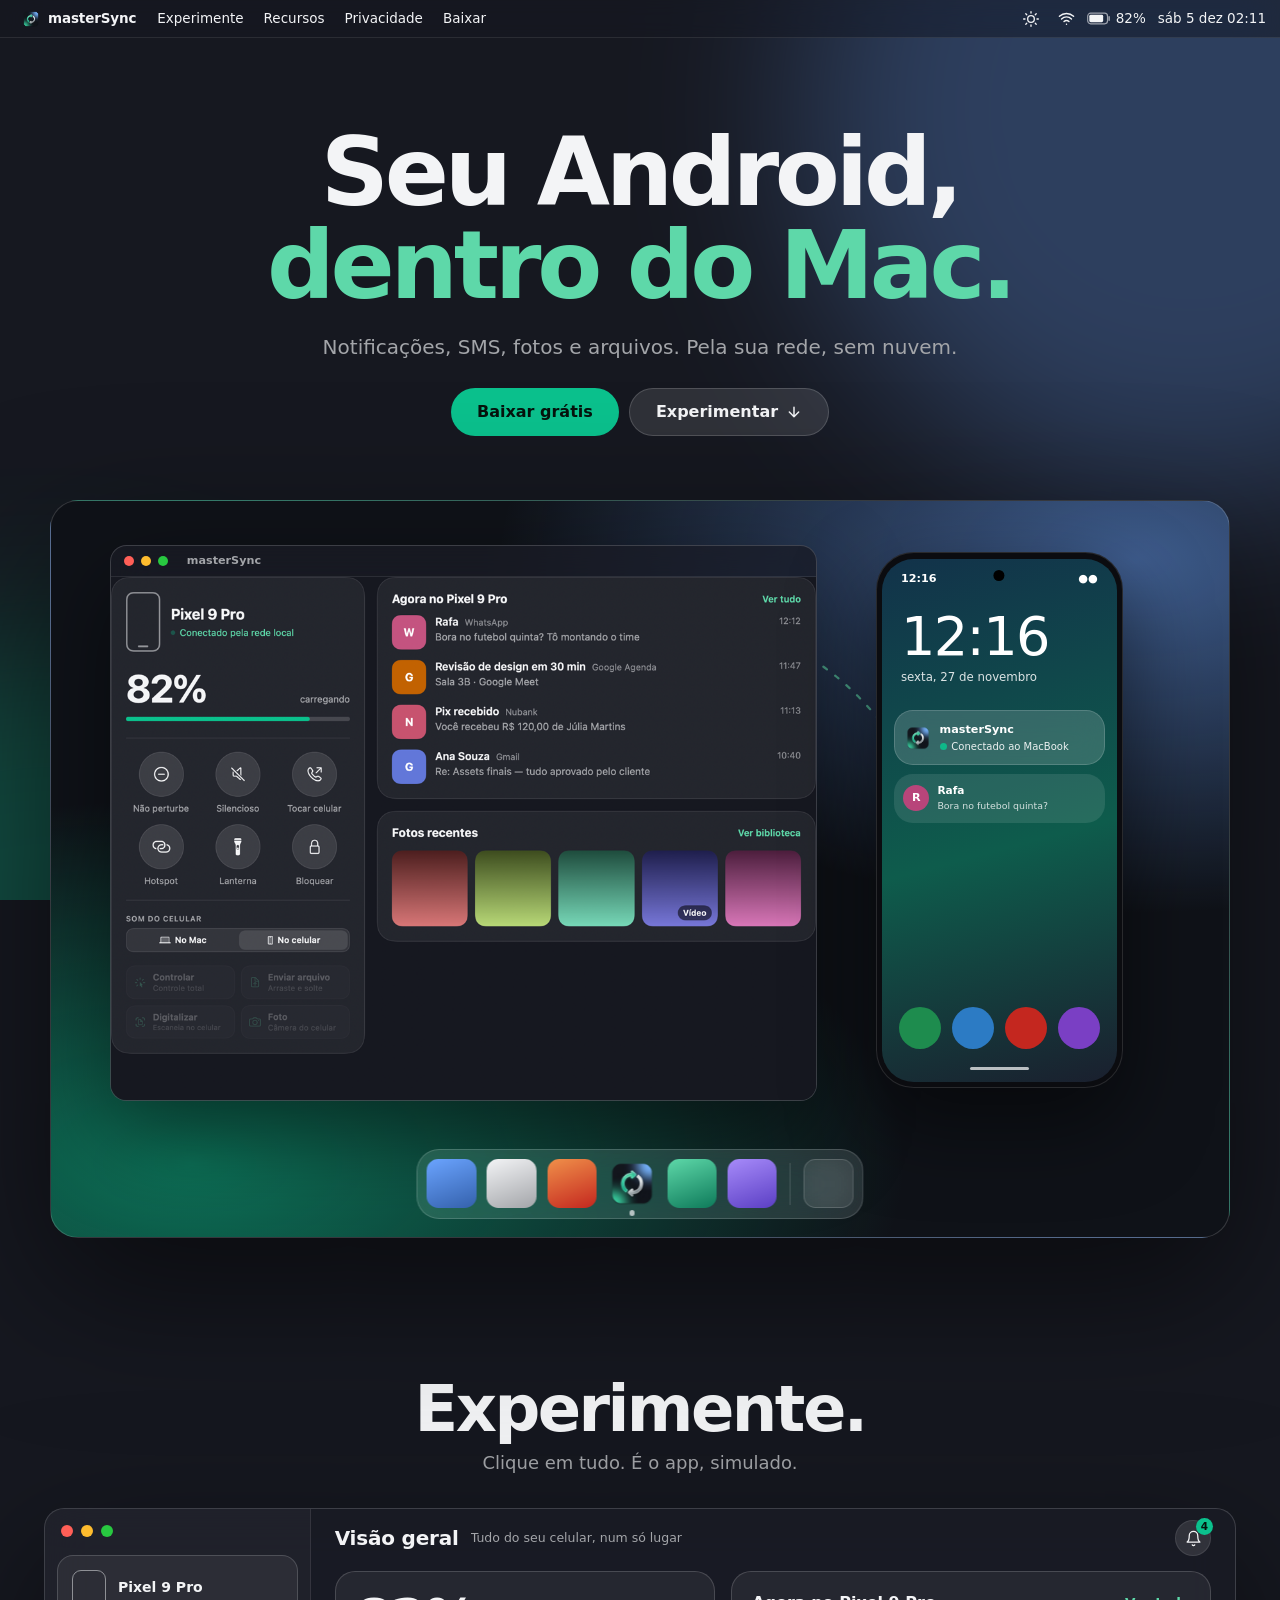
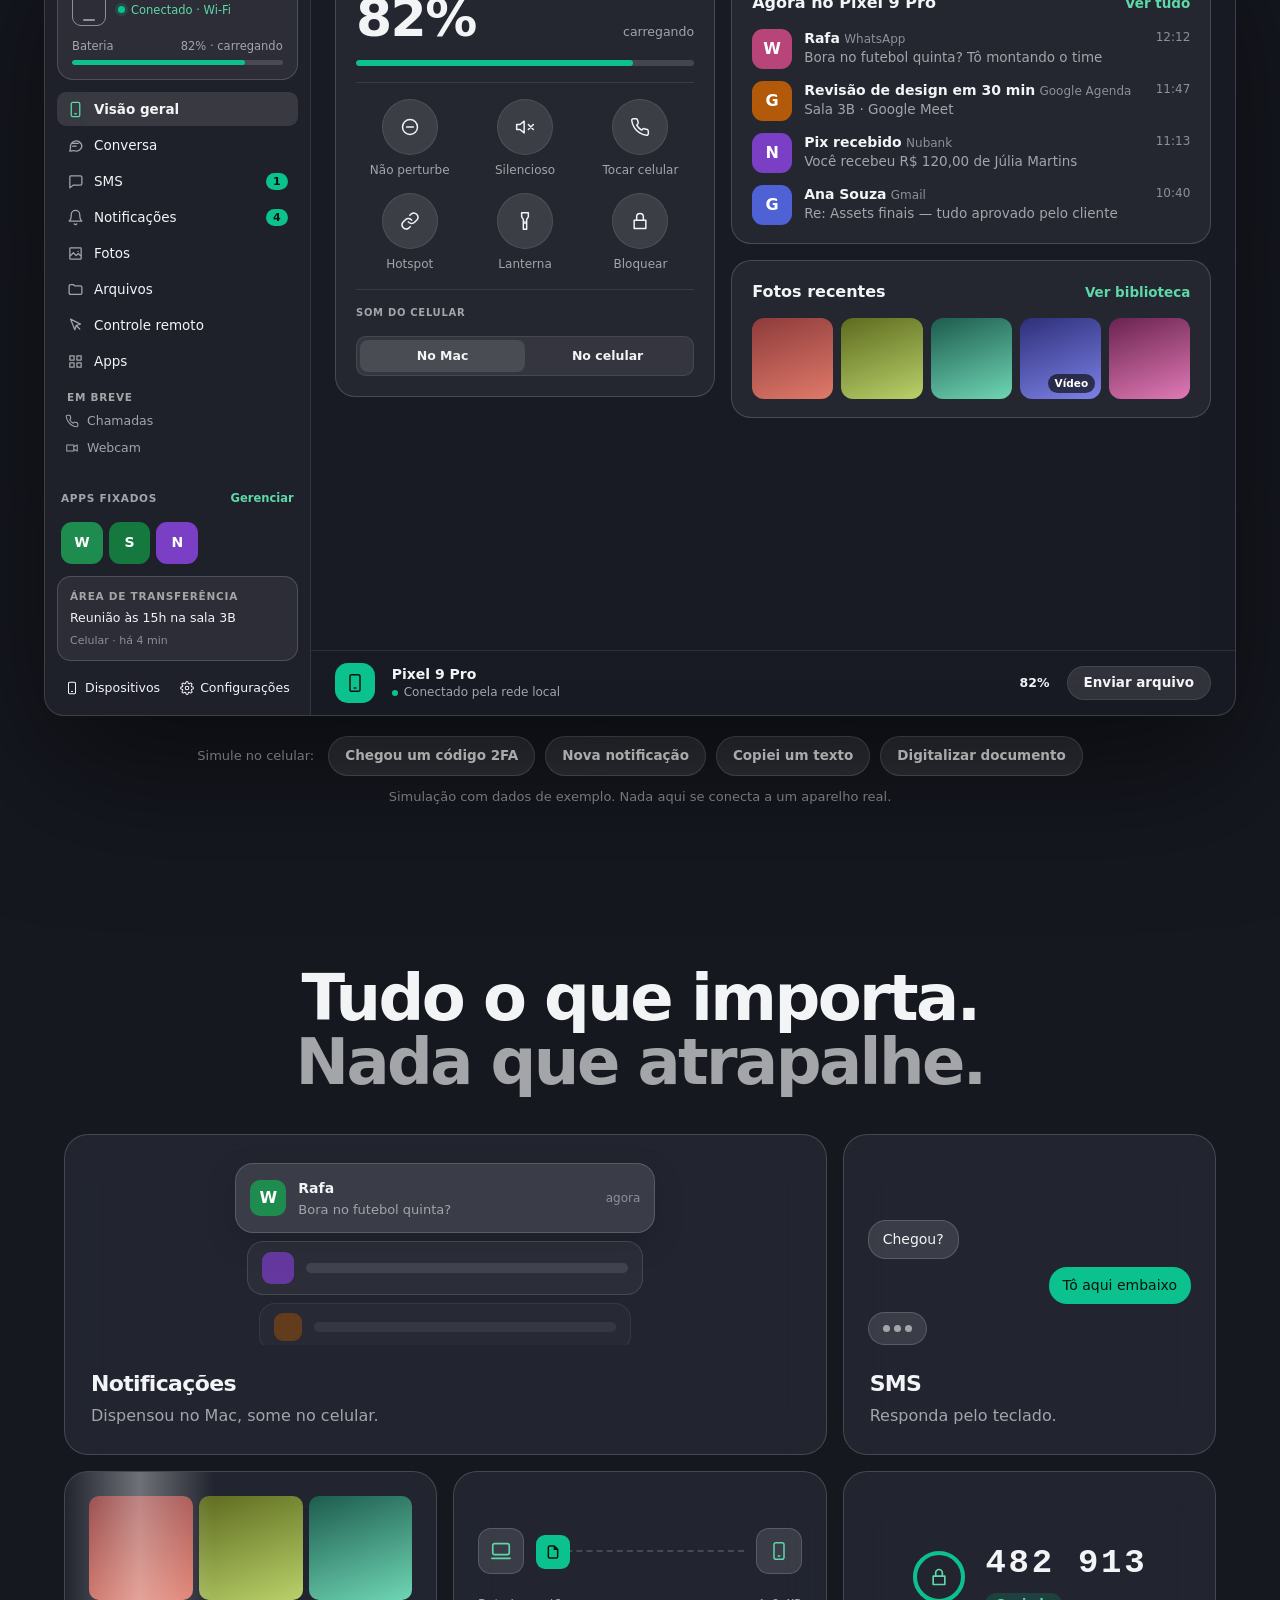
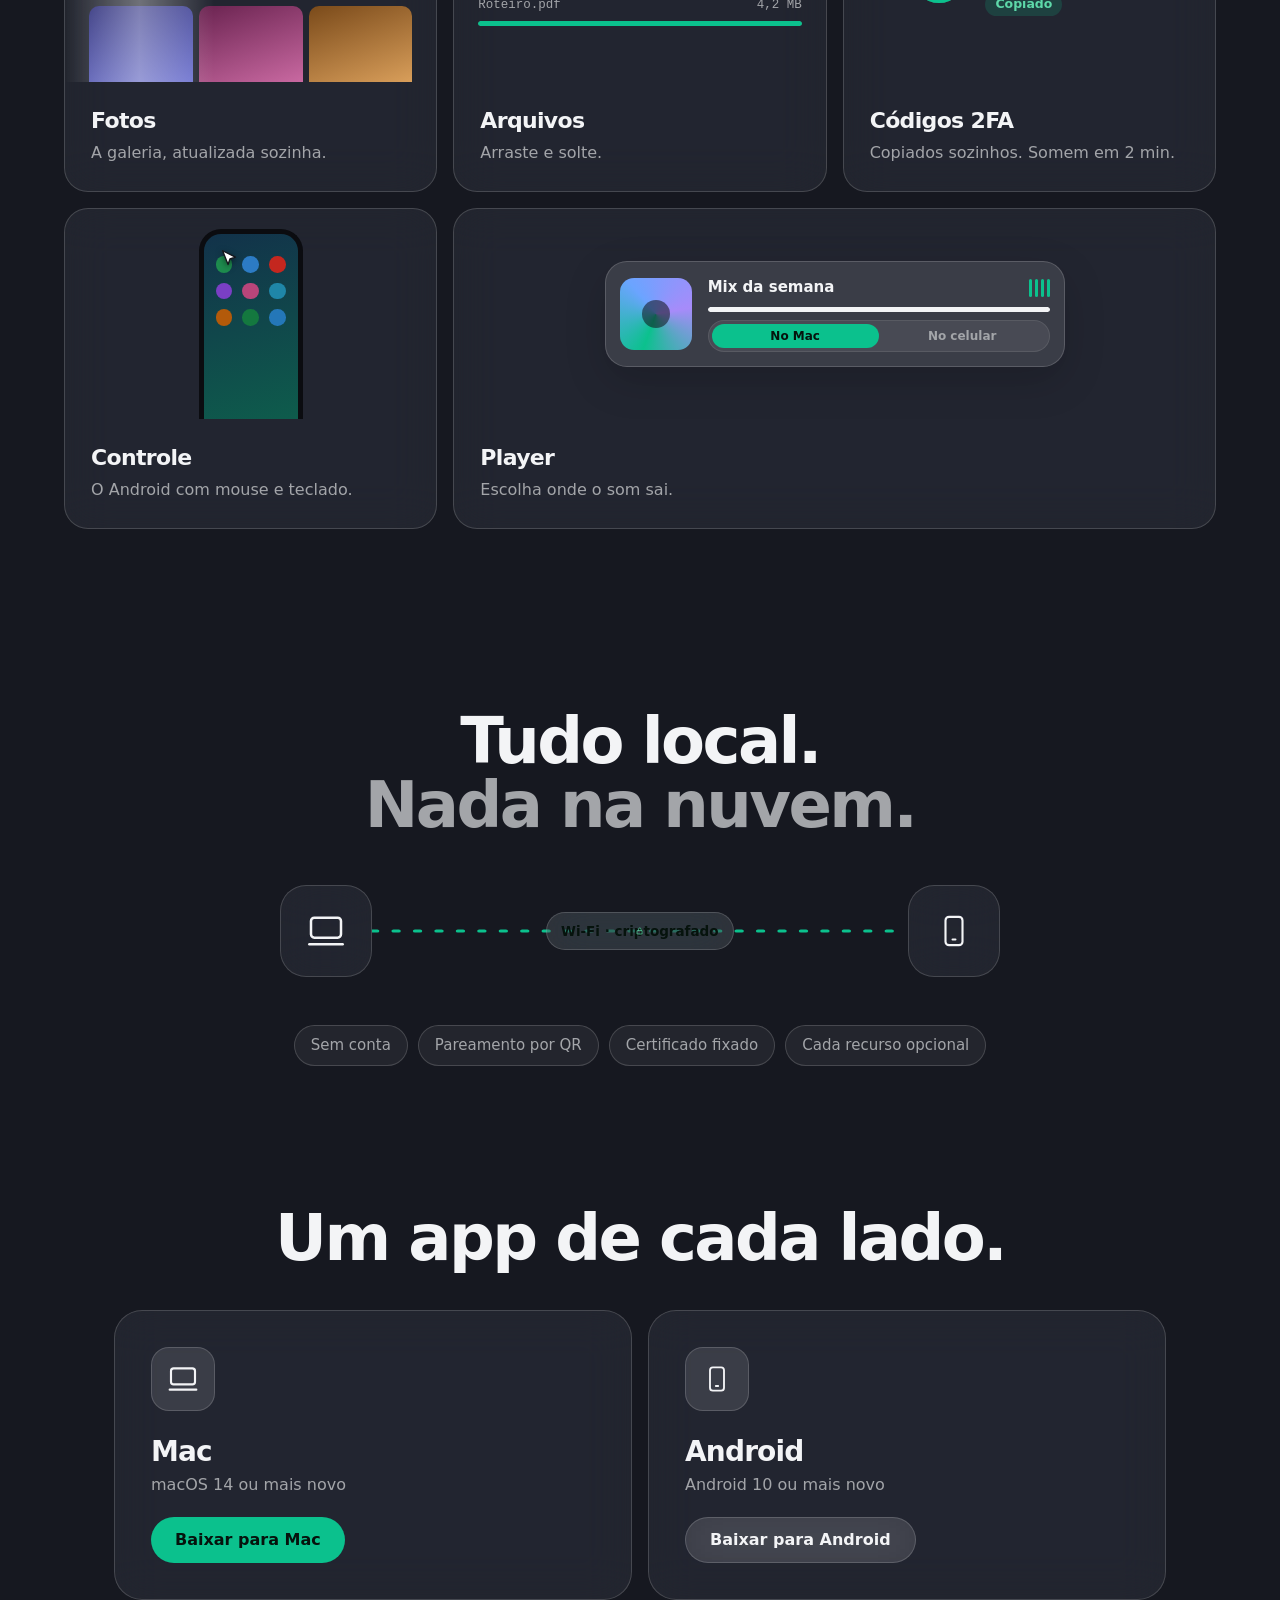
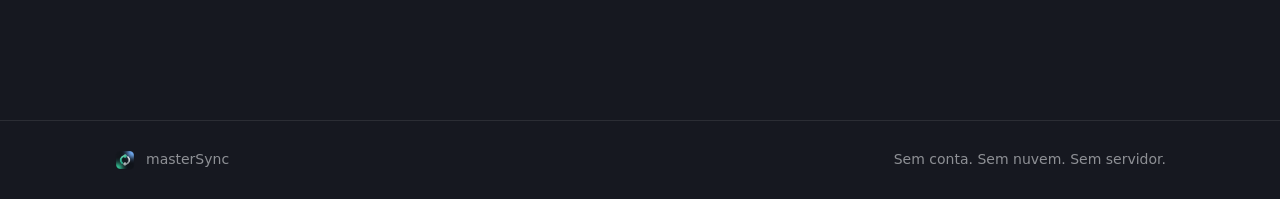
<file: site/index.html>
<!doctype html>
<html lang="pt-BR" data-theme="dark">
<head>
<meta charset="utf-8">
<meta name="viewport" content="width=device-width, initial-scale=1">
<title>masterSync — Seu Android, dentro do Mac</title>
<meta name="description" content="Notificações, SMS, fotos, arquivos e controle do celular Android direto no Mac. Pela sua rede, sem nuvem.">
<meta name="color-scheme" content="dark light">
<link rel="icon" href="assets/logo.png">
<script>
  // Aplica o tema salvo antes da primeira pintura, para não piscar.
  try { var t = localStorage.getItem('mastersync-theme'); if (t === 'light' || t === 'dark') document.documentElement.dataset.theme = t; } catch (e) {}
</script>
<link rel="stylesheet" href="css/style.css">
</head>
<body>
<div class="ambient" aria-hidden="true"><i class="blob a"></i><i class="blob b"></i><i class="blob c"></i><i class="blob d"></i></div>

<div class="page">
  <!-- Barra de menus do macOS -->
  <header class="menubar">
    <a class="brand" href="#topo" aria-label="masterSync, início"><img src="assets/logo.png" alt="">masterSync</a>
    <nav aria-label="Seções">
      <a href="#experimente">Experimente</a>
      <a href="#recursos">Recursos</a>
      <a class="hide-sm" href="#privacidade">Privacidade</a>
      <a href="#baixar">Baixar</a>
    </nav>
    <div class="spacer"></div>
    <div class="status">
      <button class="theme-btn" id="themeBtn" type="button" aria-label="Mudar tema" title="Mudar tema">
        <svg width="16" height="16" viewBox="0 0 24 24" fill="none" stroke="currentColor" stroke-width="2" stroke-linecap="round" stroke-linejoin="round" aria-hidden="true"><path id="themeIcon" d=""></path></svg>
      </button>
      <svg class="hide-sm" width="17" height="17" viewBox="0 0 24 24" fill="none" stroke="currentColor" stroke-width="2" stroke-linecap="round" role="img" aria-label="Wi‑Fi conectado"><path d="M2 8.8a15 15 0 0 1 20 0M5 12.6a10 10 0 0 1 14 0M8.5 16.4a5 5 0 0 1 7 0M12 20h.01"/></svg>
      <span class="hide-sm num"><svg width="24" height="13" viewBox="0 0 26 13" fill="none" aria-hidden="true"><rect x=".75" y=".75" width="21.5" height="11.5" rx="3.2" stroke="currentColor" stroke-width="1.3" opacity=".6"/><rect x="2.5" y="2.5" width="15" height="8" rx="1.6" fill="currentColor"/><path d="M24 4.5v4" stroke="currentColor" stroke-width="1.6" stroke-linecap="round" opacity=".6"/></svg>82%</span>
      <span class="num" id="clock">sex 27 nov 12:16</span>
    </div>
  </header>

  <main>
    <!-- Hero -->
    <section class="hero" id="topo">
      <h1>Seu Android,<br><em>dentro do Mac.</em></h1>
      <p class="sub">Notificações, SMS, fotos e arquivos. Pela sua rede, sem nuvem.</p>
      <div class="cta-row">
        <a class="btn primary" href="#baixar">Baixar grátis</a>
        <a class="btn ghost" href="#experimente">Experimentar
          <svg width="16" height="16" viewBox="0 0 24 24" fill="none" stroke="currentColor" stroke-width="2.2" stroke-linecap="round" stroke-linejoin="round" aria-hidden="true"><path d="M12 5v14M5 12l7 7 7-7"/></svg></a>
      </div>

      <div class="scene" role="img" aria-label="Um Mac com a janela do masterSync aberta e um celular Android ao lado; notificações saem do celular e chegam ao Mac">
        <svg class="arc" aria-hidden="true" viewBox="0 0 1600 1000" preserveAspectRatio="none"><path d="M1150 330 C 1000 120, 820 140, 640 300" fill="none" stroke="#5ed8a9" stroke-width="3" stroke-dasharray="6 14" stroke-linecap="round" opacity=".7" style="animation: dash 3s linear infinite"/></svg>

        <div class="macwin">
          <div class="titlebar"><i style="background:#ff5f57"></i><i style="background:#febc2e"></i><i style="background:#28c840"></i><span>masterSync</span></div>
          <img id="heroShot" src="assets/visao-geral-escuro.png" alt="">
        </div>

        <div class="phone">
          <div class="body"><div class="screen">
            <i class="cam"></i>
            <div class="status num"><span>12:16</span><span>●●</span></div>
            <div class="clock num"><b>12:16</b><small>sexta, 27 de novembro</small></div>
            <div class="card"><img src="assets/logo.png" alt=""><div><strong>masterSync</strong><small><i></i>Conectado ao MacBook</small></div></div>
            <div class="msg"><span class="av">R</span><div style="min-width:0"><strong>Rafa</strong><small>Bora no futebol quinta?</small></div></div>
            <div class="grow"></div>
            <div class="apps"><i style="background:#1e8c4e"></i><i style="background:#2c7bc4"></i><i style="background:#c4271f"></i><i style="background:#7a3fc4"></i></div>
            <span class="bar"></span>
          </div></div>
        </div>

        <div class="flyer" aria-hidden="true" style="animation-delay:.8s"><div class="pill"><span class="dot" style="background:#1e8c4e">W</span>Rafa: Bora no futebol?</div></div>
        <div class="flyer" aria-hidden="true" style="animation-delay:2.8s"><div class="pill"><span class="dot" style="background:var(--fill);color:var(--accent-ink)"><svg viewBox="0 0 24 24" width="12" height="12" fill="none" stroke="currentColor" stroke-width="2.4" stroke-linecap="round" stroke-linejoin="round"><path d="M5 11h14v10H5zM8 11V7a4 4 0 0 1 8 0v4"/></svg></span><span class="mono" style="letter-spacing:.08em">482 913</span></div></div>
        <div class="flyer" aria-hidden="true" style="animation-delay:4.8s"><div class="pill"><span class="dot" style="background:linear-gradient(160deg,#8e3b3b,#e07a6a);border-radius:.5cqw"></span><span class="mono">IMG_2104.jpg</span></div></div>

        <div class="dock" aria-hidden="true">
          <i style="background:linear-gradient(160deg,#6ba4ff,#3461ac)"></i>
          <i style="background:linear-gradient(160deg,#f3f4f6,#a3a5a9)"></i>
          <i style="background:linear-gradient(160deg,#f0904a,#c4271f)"></i>
          <span class="self"><img src="assets/logo.png" alt=""></span>
          <i style="background:linear-gradient(160deg,#5ed8a9,#0e7a5a)"></i>
          <i style="background:linear-gradient(160deg,#a78bfa,#5b3fc4)"></i>
          <hr>
          <i class="glass" style="box-sizing:border-box"></i>
        </div>
      </div>
    </section>

    <!-- Simulador -->
    <section id="experimente">
      <div class="reveal" style="display:flex;flex-direction:column;align-items:center;text-align:center;gap:8px">
        <h2 class="section-title">Experimente.</h2>
        <p class="section-sub">Clique em tudo. É o app, simulado.</p>
      </div>
      <div class="reveal"><div class="sim" id="sim" aria-label="Simulação do app masterSync para Mac"></div></div>
    </section>

    <!-- Blocos -->
    <section id="recursos">
      <h2 class="section-title reveal">Tudo o que importa.<br><span>Nada que atrapalhe.</span></h2>
      <div class="bento">

        <div class="tile glass reveal span2">
          <div class="art" aria-hidden="true" style="padding:28px 28px 0;display:flex;flex-direction:column;gap:8px;align-items:center">
            <div class="mini-notif"><span class="ic">W</span><span class="t"><strong style="font-size:14px">Rafa</strong><small>Bora no futebol quinta?</small></span><small style="font-size:12px;color:var(--faint)">agora</small></div>
            <div class="ghost-notif" style="width:94%;max-width:396px;opacity:.75"><i style="width:32px;height:32px;background:#7a3fc4"></i><b></b></div>
            <div class="ghost-notif" style="width:88%;max-width:372px;opacity:.45;padding:9px 14px"><i style="width:28px;height:28px;background:#b35a0a"></i><b></b></div>
          </div>
          <div class="tcap"><h3>Notificações</h3><p>Dispensou no Mac, some no celular.</p></div>
        </div>

        <div class="tile glass reveal">
          <div class="art" aria-hidden="true" style="padding:28px 24px 0;display:flex;flex-direction:column;gap:8px;justify-content:flex-end">
            <span class="bubble in">Chegou?</span><span class="bubble out">Tô aqui embaixo</span><span class="typing"><i></i><i></i><i></i></span>
          </div>
          <div class="tcap"><h3>SMS</h3><p>Responda pelo teclado.</p></div>
        </div>

        <div class="tile glass reveal">
          <div class="art" aria-hidden="true">
            <div class="thumbs"><i style="background:linear-gradient(160deg,#8e3b3b,#e07a6a)"></i><i style="background:linear-gradient(160deg,#5e6b1f,#b9d16a)"></i><i style="background:linear-gradient(160deg,#1d5c4e,#6fd6b4)"></i><i style="background:linear-gradient(160deg,#2e2f7a,#7c82e6)"></i><i style="background:linear-gradient(160deg,#6a2350,#e07ab5)"></i><i style="background:linear-gradient(160deg,#7a4a1a,#f0b36a)"></i></div>
            <span class="shine"></span>
          </div>
          <div class="tcap"><h3>Fotos</h3><p>A galeria, atualizada sozinha.</p></div>
        </div>

        <div class="tile glass reveal">
          <div class="art" aria-hidden="true"><div class="transfer">
            <div class="row">
              <span class="dev"><svg width="22" height="22" viewBox="0 0 24 24" fill="none" stroke="currentColor" stroke-width="1.8" stroke-linecap="round" stroke-linejoin="round"><rect x="3" y="4" width="18" height="12" rx="2"/><path d="M2 20h20"/></svg></span>
              <span class="lane"><span class="file"><svg width="16" height="16" viewBox="0 0 24 24" fill="none" stroke="currentColor" stroke-width="2.2" stroke-linecap="round" stroke-linejoin="round"><path d="M14 3H7a2 2 0 0 0-2 2v14a2 2 0 0 0 2 2h10a2 2 0 0 0 2-2V8zM14 3v5h5"/></svg></span></span>
              <span class="dev"><svg width="20" height="20" viewBox="0 0 24 24" fill="none" stroke="currentColor" stroke-width="1.8" stroke-linecap="round" stroke-linejoin="round"><rect x="6" y="2" width="12" height="20" rx="2.5"/><path d="M11 18h2"/></svg></span>
            </div>
            <div><div class="meta"><span>Roteiro.pdf</span><span>4,2 MB</span></div><span class="bar" style="margin-top:6px"><i></i></span></div>
          </div></div>
          <div class="tcap"><h3>Arquivos</h3><p>Arraste e solte.</p></div>
        </div>

        <div class="tile glass reveal">
          <div class="art" aria-hidden="true"><div class="otp-art">
            <span class="otp-ring"><svg width="56" height="56" viewBox="0 0 56 56"><circle cx="28" cy="28" r="24" fill="none" stroke="var(--track)" stroke-width="4"/><circle class="v" cx="28" cy="28" r="24" fill="none" stroke="#0bc18d" stroke-width="4" stroke-linecap="round"/></svg>
              <svg class="lock" width="20" height="20" viewBox="0 0 24 24" fill="none" stroke="var(--accent)" stroke-width="2" stroke-linecap="round" stroke-linejoin="round" style="position:absolute"><path d="M5 11h14v10H5zM8 11V7a4 4 0 0 1 8 0v4"/></svg></span>
            <span style="display:flex;flex-direction:column;gap:4px"><span class="otp-code num">482 913</span><span class="chip-ok" style="align-self:flex-start">Copiado</span></span>
          </div></div>
          <div class="tcap"><h3>Códigos 2FA</h3><p>Copiados sozinhos. Somem em 2 min.</p></div>
        </div>

        <div class="tile glass reveal">
          <div class="art" aria-hidden="true"><div class="ctl-art"><div class="mini-phone">
            <div class="grid"><i style="background:#1e8c4e"></i><i style="background:#2c7bc4"></i><i style="background:#c4271f"></i><i style="background:#7a3fc4"></i><i style="background:#b8457a"></i><i style="background:#1f86a8"></i><i style="background:#b35a0a"></i><i style="background:#14783f"></i><i style="background:#2477b8"></i></div>
            <svg class="cur" width="22" height="22" viewBox="0 0 24 24"><path d="M5 3l14 7-6 2-2 6z" fill="#fff" stroke="#14161b" stroke-width="1.5" stroke-linejoin="round"/></svg>
          </div></div></div>
          <div class="tcap"><h3>Controle</h3><p>O Android com mouse e teclado.</p></div>
        </div>

        <div class="tile glass reveal span2">
          <div class="art" aria-hidden="true"><div class="player-art"><div class="player">
            <span class="cover"></span>
            <span class="info">
              <span class="top"><strong style="font-size:15px">Mix da semana</strong><span class="eq"><i></i><i></i><i></i><i></i></span></span>
              <span class="bar"><i></i></span>
              <span class="seg"><span class="on">No Mac</span><span>No celular</span></span>
            </span>
          </div></div></div>
          <div class="tcap"><h3>Player</h3><p>Escolha onde o som sai.</p></div>
        </div>
      </div>
    </section>

    <!-- Privacidade -->
    <section id="privacidade">
      <h2 class="section-title reveal">Tudo local.<br><span>Nada na nuvem.</span></h2>
      <div class="link-art reveal" aria-hidden="true">
        <span class="node glass"><svg width="40" height="40" viewBox="0 0 24 24" fill="none" stroke="currentColor" stroke-width="1.5" stroke-linecap="round" stroke-linejoin="round"><rect x="3" y="4" width="18" height="12" rx="2"/><path d="M2 20h20"/></svg></span>
        <span class="mid">
          <svg viewBox="0 0 400 8" preserveAspectRatio="none"><path d="M0 4H400" stroke="#0bc18d" stroke-width="3" stroke-dasharray="4 12" stroke-linecap="round" fill="none"/></svg>
          <span class="badge"><svg width="15" height="15" viewBox="0 0 24 24" fill="none" stroke="var(--accent)" stroke-width="2.2" stroke-linecap="round" stroke-linejoin="round"><path d="M5 11h14v10H5zM8 11V7a4 4 0 0 1 8 0v4"/></svg>Wi‑Fi · criptografado</span>
        </span>
        <span class="node glass"><svg width="34" height="34" viewBox="0 0 24 24" fill="none" stroke="currentColor" stroke-width="1.5" stroke-linecap="round" stroke-linejoin="round"><rect x="6" y="2" width="12" height="20" rx="2.5"/><path d="M11 18h2"/></svg></span>
      </div>
      <div class="pills reveal"><span>Sem conta</span><span>Pareamento por QR</span><span>Certificado fixado</span><span>Cada recurso opcional</span></div>
    </section>

    <!-- Download -->
    <section id="baixar">
      <h2 class="section-title reveal">Um app de cada lado.</h2>
      <div class="dl-grid">
        <div class="dl-card glass reveal">
          <span class="ico"><svg width="32" height="32" viewBox="0 0 24 24" fill="none" stroke="currentColor" stroke-width="1.6" stroke-linecap="round" stroke-linejoin="round" aria-hidden="true"><rect x="3" y="4" width="18" height="12" rx="2"/><path d="M2 20h20"/></svg></span>
          <div><h3>Mac</h3><p>macOS 14 ou mais novo</p></div>
          <a class="btn primary" href="https://github.com/masterCorehub/masterSync/releases/latest/download/MasterSync-macOS.dmg" data-download="mac" rel="noopener">Baixar para Mac</a>
        </div>
        <div class="dl-card glass reveal">
          <span class="ico"><svg width="28" height="28" viewBox="0 0 24 24" fill="none" stroke="currentColor" stroke-width="1.6" stroke-linecap="round" stroke-linejoin="round" aria-hidden="true"><rect x="6" y="2" width="12" height="20" rx="2.5"/><path d="M11 18h2"/></svg></span>
          <div><h3>Android</h3><p>Android 10 ou mais novo</p></div>
          <a class="btn ghost" href="https://github.com/masterCorehub/masterSync/releases/latest/download/MasterSync-Android-Completo-debug.apk" data-download="android" rel="noopener">Baixar para Android</a>
        </div>
      </div>
    </section>
  </main>

  <footer class="foot"><div><span class="l"><img src="assets/logo.png" alt="">masterSync</span><span>Sem conta. Sem nuvem. Sem servidor.</span></div></footer>
</div>

<script src="js/main.js"></script>
<script src="js/demo.js"></script>
</body>
</html>
</file>
<file: site/css/style.css>
/* masterSync — landing page. Paleta e vidro conforme docs/DESIGN.md do projeto. */
:root {
  --bg: #161820; --ink: #f3f4f6; --muted: #a3a5a9; --faint: #8e9095;
  --panel: rgba(255,255,255,.06); --panel-2: rgba(255,255,255,.11);
  --edge: rgba(255,255,255,.16); --line: rgba(255,255,255,.09);
  --fill: #0bc18d; --accent-ink: #06130d; --accent: #5ed8a9; --accent-surface: rgba(11,193,141,.18);
  --secondary: #6ba4ff; --lightbox: #101216;
  --track: rgba(255,255,255,.14); --input: rgba(255,255,255,.07);
  --menubar: rgba(22,24,32,.55); --win: rgba(26,28,36,.78); --chip: rgba(40,43,52,.82); --dock: rgba(255,255,255,.12);
  --popup: rgba(40,43,52,.88); --side: rgba(255,255,255,.03);
  --wallpaper: radial-gradient(110% 90% at 12% 90%, rgba(11,193,141,.55), transparent 55%), radial-gradient(90% 80% at 92% 8%, rgba(107,164,255,.5), transparent 60%), #0f1218;
  --shadow-scene: 0 50px 140px rgba(0,0,0,.55);
  --blob-a: .30; --blob-b: .28; --blob-c: .16;
  --glass: blur(22px) saturate(150%);
  --font: -apple-system, BlinkMacSystemFont, "SF Pro Display", "Inter", system-ui, sans-serif;
  --mono: ui-monospace, "SF Mono", Menlo, monospace;
}
:root[data-theme="light"] {
  --bg: #f4f6f9; --ink: #14161b; --muted: #696b6f; --faint: #6e7075;
  --panel: rgba(255,255,255,.65); --panel-2: rgba(255,255,255,.88);
  --edge: rgba(255,255,255,.85); --line: rgba(20,24,32,.09);
  --accent: #007950; --accent-surface: rgba(11,193,141,.16); --secondary: #3461ac;
  --track: rgba(20,24,32,.12); --input: rgba(255,255,255,.8);
  --menubar: rgba(244,246,249,.6); --win: rgba(250,251,253,.72); --chip: rgba(255,255,255,.9); --dock: rgba(255,255,255,.45);
  --popup: rgba(255,255,255,.9); --side: rgba(255,255,255,.35);
  --wallpaper: radial-gradient(110% 90% at 12% 90%, rgba(11,193,141,.45), transparent 55%), radial-gradient(90% 80% at 92% 8%, rgba(52,97,172,.38), transparent 60%), #e4eaf1;
  --shadow-scene: 0 50px 140px rgba(40,60,90,.25);
  --blob-a: .24; --blob-b: .2; --blob-c: .12;
}

*, *::before, *::after { box-sizing: border-box; }
html { scroll-behavior: smooth; scroll-padding-top: 56px; }
body { margin: 0; background: var(--bg); color: var(--ink); font: 16px/1.5 var(--font); transition: background .3s, color .3s; overflow-x: hidden; }
img { display: block; max-width: 100%; }
a { color: var(--accent); }
button { font: inherit; color: inherit; }
h1, h2, h3, p { margin: 0; }
.sr { position: absolute; width: 1px; height: 1px; overflow: hidden; clip: rect(0 0 0 0); }
.mono { font-family: var(--mono); }
.num { font-variant-numeric: tabular-nums; }
.glass { background: var(--panel); border: 1px solid var(--edge); backdrop-filter: var(--glass); -webkit-backdrop-filter: var(--glass); }

/* ---------- ambiente ---------- */
.ambient { position: absolute; inset: 0; overflow: hidden; pointer-events: none; z-index: 0; }
.blob { position: absolute; border-radius: 50%; filter: blur(90px); }
.blob.a { top: 640px; left: -360px; width: 820px; height: 820px; background: var(--fill); opacity: var(--blob-a); animation: drift1 22s ease-in-out infinite; }
.blob.b { top: -280px; right: -300px; width: 780px; height: 780px; background: var(--secondary); opacity: var(--blob-b); animation: drift2 26s ease-in-out infinite; }
.blob.c { top: 2500px; right: -380px; width: 720px; height: 720px; background: var(--fill); opacity: var(--blob-c); animation: drift2 30s ease-in-out infinite; }
.blob.d { top: 3600px; left: -340px; width: 700px; height: 700px; background: var(--secondary); opacity: var(--blob-c); animation: drift1 28s ease-in-out infinite; }
.page { position: relative; z-index: 1; }
.wrap { max-width: 1200px; margin: 0 auto; padding: 0 24px; }

/* ---------- barra de menus do Mac ---------- */
.menubar { position: sticky; top: 0; z-index: 20; height: 38px; padding: 0 14px; display: flex; align-items: center; gap: 4px; background: var(--menubar); backdrop-filter: var(--glass); -webkit-backdrop-filter: var(--glass); border-bottom: 1px solid var(--line); font-size: 13.5px; }
.menubar .brand { display: flex; align-items: center; gap: 8px; padding: 0 8px; height: 28px; border-radius: 6px; text-decoration: none; color: var(--ink); font-weight: 700; letter-spacing: -.01em; }
.menubar .brand img { width: 18px; height: 18px; }
.menubar nav { display: flex; gap: 2px; min-width: 0; overflow-x: auto; scrollbar-width: none; }
.menubar nav a { padding: 4px 9px; border-radius: 6px; color: var(--ink); text-decoration: none; white-space: nowrap; transition: background .2s; }
.menubar nav a:hover, .menubar .brand:hover, .menubar .theme-btn:hover { background: var(--panel-2); }
.menubar .spacer { flex: 1; }
.menubar .status { display: flex; align-items: center; gap: 12px; }
.menubar .status span { display: flex; align-items: center; gap: 5px; white-space: nowrap; }
.theme-btn { width: 30px; height: 26px; border: 0; border-radius: 6px; background: transparent; display: flex; align-items: center; justify-content: center; cursor: pointer; }
@media (max-width: 720px) { .hide-sm { display: none !important; } }

/* ---------- hero ---------- */
.hero { max-width: 1240px; margin: 0 auto; padding: 88px 24px 0; display: flex; flex-direction: column; align-items: center; text-align: center; gap: 20px; }
.hero h1 { font-weight: 700; font-size: clamp(46px, 7.4vw, 100px); line-height: .98; letter-spacing: -.045em; animation: rise .9s cubic-bezier(.2,.8,.2,1) both; }
.hero h1 em { font-style: normal; color: var(--accent); }
.hero .sub { color: var(--muted); font-size: clamp(17px, 1.8vw, 20px); animation: rise .9s .12s cubic-bezier(.2,.8,.2,1) both; }
.cta-row { display: flex; flex-wrap: wrap; justify-content: center; gap: 10px; margin-top: 6px; animation: rise .9s .22s cubic-bezier(.2,.8,.2,1) both; }
.btn { display: inline-flex; align-items: center; justify-content: center; gap: 8px; min-height: 48px; padding: 0 26px; border-radius: 999px; font-weight: 600; text-decoration: none; border: 0; cursor: pointer; transition: transform .2s, filter .2s; }
.btn:hover { transform: translateY(-2px); }
.btn.primary { background: var(--fill); color: var(--accent-ink); }
.btn.primary:hover { filter: brightness(1.08); }
.btn.ghost { background: var(--panel-2); border: 1px solid var(--edge); color: var(--ink); backdrop-filter: var(--glass); -webkit-backdrop-filter: var(--glass); }

/* ---------- cena de desktop (tudo em cqw) ---------- */
.scene { container-type: inline-size; position: relative; width: 100%; max-width: 1180px; aspect-ratio: 16 / 10; margin-top: 44px; border-radius: 28px; overflow: hidden; background: var(--wallpaper); border: 1px solid var(--edge); box-shadow: var(--shadow-scene); animation: sceneIn 1.2s .3s cubic-bezier(.2,.8,.2,1) both; text-align: left; }
.scene svg.arc { position: absolute; inset: 0; width: 100%; height: 100%; }
.scene .macwin { position: absolute; left: 5%; top: 6%; width: 60%; border-radius: 1.4cqw; overflow: hidden; background: var(--win); border: 1px solid var(--edge); box-shadow: 0 3cqw 8cqw rgba(0,0,0,.45); backdrop-filter: var(--glass); -webkit-backdrop-filter: var(--glass); }
.scene .titlebar { height: 2.6cqw; display: flex; align-items: center; gap: .6cqw; padding: 0 1.1cqw; border-bottom: 1px solid var(--line); }
.scene .titlebar i { width: .85cqw; height: .85cqw; border-radius: 50%; display: block; }
.scene .titlebar span { margin-left: 1cqw; font-size: .95cqw; color: var(--muted); font-weight: 600; }
.phone { position: absolute; right: 9%; top: 7%; width: 21%; aspect-ratio: 9 / 19.5; animation: float 7s ease-in-out infinite; }
.phone .body { position: absolute; inset: 0; border-radius: 3.2cqw; background: #0b0c10; padding: .55cqw; box-shadow: 0 3cqw 7cqw rgba(0,0,0,.5), inset 0 0 0 1px rgba(255,255,255,.12); }
.phone .screen { position: relative; width: 100%; height: 100%; border-radius: 2.7cqw; overflow: hidden; background: linear-gradient(165deg, #12324a, #0e5c4c 55%, #1a1f2e); color: #fff; display: flex; flex-direction: column; padding: 1cqw; gap: .7cqw; }
.phone .cam { position: absolute; top: .9cqw; left: 50%; transform: translateX(-50%); width: .95cqw; height: .95cqw; border-radius: 50%; background: #000; }
.phone .status { display: flex; justify-content: space-between; font-size: .95cqw; font-weight: 600; padding: 0 .6cqw; }
.phone .clock { margin-top: 1.2cqw; padding: 0 .6cqw; }
.phone .clock b { display: block; font-size: 4.6cqw; font-weight: 300; line-height: 1; letter-spacing: -.03em; }
.phone .clock small { font-size: 1cqw; opacity: .85; }
.phone .card { margin-top: 1.2cqw; padding: .9cqw; border-radius: 1.6cqw; background: rgba(255,255,255,.16); backdrop-filter: blur(14px); -webkit-backdrop-filter: blur(14px); display: flex; align-items: center; gap: .7cqw; animation: shade 8s ease-in-out infinite; }
.phone .card img { width: 2.2cqw; height: 2.2cqw; }
.phone .card strong { display: block; font-size: .95cqw; }
.phone .card small { font-size: .85cqw; opacity: .9; display: flex; align-items: center; gap: .4cqw; }
.phone .card small i { width: .6cqw; height: .6cqw; border-radius: 50%; background: var(--fill); animation: pulse 1.8s ease-out infinite; }
.phone .msg { padding: .8cqw; border-radius: 1.6cqw; background: rgba(255,255,255,.1); display: flex; gap: .7cqw; align-items: center; }
.phone .msg .av { width: 2.2cqw; height: 2.2cqw; border-radius: 50%; background: #b8457a; display: flex; align-items: center; justify-content: center; font-size: .95cqw; font-weight: 700; flex-shrink: 0; }
.phone .msg strong { display: block; font-size: .9cqw; }
.phone .msg small { font-size: .8cqw; opacity: .8; white-space: nowrap; overflow: hidden; text-overflow: ellipsis; display: block; }
.phone .grow { flex: 1; }
.phone .apps { display: grid; grid-template-columns: repeat(4, 1fr); gap: .9cqw; padding: 0 .4cqw .8cqw; }
.phone .apps i { aspect-ratio: 1; border-radius: 50%; display: block; }
.phone .bar { align-self: center; width: 5cqw; height: .3cqw; border-radius: 999px; background: rgba(255,255,255,.7); }
.flyer { position: absolute; left: 66%; top: 30%; animation: fly 6s cubic-bezier(.45,.05,.35,1) infinite both; }
.flyer .pill { display: flex; align-items: center; gap: .7cqw; padding: .6cqw 1cqw .6cqw .6cqw; border-radius: 999px; background: var(--chip); border: 1px solid var(--edge); backdrop-filter: var(--glass); -webkit-backdrop-filter: var(--glass); box-shadow: 0 1cqw 3cqw rgba(0,0,0,.3); white-space: nowrap; font-size: 1.05cqw; font-weight: 600; }
.flyer .dot { width: 1.9cqw; height: 1.9cqw; border-radius: 50%; display: flex; align-items: center; justify-content: center; font-size: .9cqw; color: #fff; }
.dock { position: absolute; left: 50%; bottom: 2.4%; transform: translateX(-50%); display: flex; align-items: flex-end; gap: .9cqw; padding: .8cqw; border-radius: 1.9cqw; background: var(--dock); border: 1px solid var(--edge); backdrop-filter: var(--glass); -webkit-backdrop-filter: var(--glass); }
.dock i, .dock .self img { width: 4.2cqw; height: 4.2cqw; border-radius: 1cqw; display: block; }
.dock .self { position: relative; display: flex; }
.dock .self img { border-radius: 0; animation: bounce 3.2s 1.6s ease-in-out infinite; }
.dock .self::after { content: ""; position: absolute; bottom: -.6cqw; left: 50%; margin-left: -.22cqw; width: .45cqw; height: .45cqw; border-radius: 50%; background: var(--ink); opacity: .7; }
.dock hr { width: 1px; height: 3.6cqw; margin: 0 .2cqw; border: 0; background: var(--edge); align-self: center; }

/* ---------- seções ---------- */
.section-title { text-align: center; font-weight: 700; font-size: clamp(36px, 5vw, 64px); line-height: 1; letter-spacing: -.04em; }
.section-title span { color: var(--muted); }
.section-sub { text-align: center; color: var(--muted); font-size: 18px; }
#experimente { max-width: 1240px; margin: 0 auto; padding: 140px 24px 120px; display: flex; flex-direction: column; gap: 32px; }
#recursos { max-width: 1200px; margin: 0 auto; padding: 40px 24px 120px; display: flex; flex-direction: column; gap: 40px; }
#privacidade { max-width: 1100px; margin: 0 auto; padding: 60px 24px 140px; display: flex; flex-direction: column; align-items: center; gap: 48px; text-align: center; }
#baixar { max-width: 1100px; margin: 0 auto; padding: 0 24px 120px; display: flex; flex-direction: column; gap: 40px; }

/* ---------- bento ---------- */
.bento { display: grid; grid-template-columns: repeat(3, minmax(0, 1fr)); gap: 16px; }
.tile { border-radius: 24px; overflow: hidden; display: flex; flex-direction: column; transition: transform .45s cubic-bezier(.2,.8,.2,1); }
.tile:hover { transform: translateY(-6px); }
.tile.span2 { grid-column: span 2; }
.tile .art { height: 210px; position: relative; overflow: hidden; }
.tile .tcap { padding: 22px 26px 26px; }
.tile .tcap h3 { font-size: 22px; font-weight: 700; letter-spacing: -.03em; }
.tile .tcap p { margin-top: 4px; color: var(--muted); }
.mini-notif { width: 100%; max-width: 420px; display: flex; gap: 12px; align-items: center; padding: 12px 14px; border-radius: 18px; background: var(--panel-2); border: 1px solid var(--edge); box-shadow: 0 10px 30px rgba(0,0,0,.18); animation: notifIn 5s ease-in-out infinite; }
.mini-notif .ic { width: 36px; height: 36px; border-radius: 10px; background: #1e8c4e; color: #fff; font-weight: 700; display: flex; align-items: center; justify-content: center; }
.mini-notif span.t { flex: 1; min-width: 0; }
.mini-notif small { display: block; font-size: 13px; color: var(--muted); }
.ghost-notif { border-radius: 16px; background: var(--panel); border: 1px solid var(--edge); display: flex; gap: 12px; align-items: center; padding: 10px 14px; }
.ghost-notif i { border-radius: 9px; display: block; }
.ghost-notif b { flex: 1; height: 10px; border-radius: 999px; background: var(--track); }
.bubble { padding: 8px 14px; border-radius: 18px; font-size: 14px; }
.bubble.in { background: var(--panel-2); border: 1px solid var(--edge); align-self: flex-start; }
.bubble.out { background: var(--fill); color: var(--accent-ink); align-self: flex-end; }
.typing { align-self: flex-start; display: flex; gap: 4px; padding: 12px 14px; border-radius: 18px; background: var(--panel-2); border: 1px solid var(--edge); }
.typing i { width: 7px; height: 7px; border-radius: 50%; background: var(--muted); animation: typing 1.2s infinite; }
.typing i:nth-child(2) { animation-delay: .15s; } .typing i:nth-child(3) { animation-delay: .3s; }
.thumbs { display: grid; grid-template-columns: repeat(3, 1fr); gap: 6px; padding: 24px 24px 0; }
.thumbs i { aspect-ratio: 1; border-radius: 10px; display: block; }
.shine { position: absolute; top: 0; bottom: 0; left: 0; width: 40%; background: linear-gradient(90deg, transparent, rgba(255,255,255,.35), transparent); animation: shimmer 3.6s ease-in-out infinite; }
.transfer { height: 100%; padding: 0 24px; display: flex; flex-direction: column; justify-content: center; gap: 22px; }
.transfer .row { display: flex; align-items: center; gap: 12px; }
.transfer .dev { width: 46px; height: 46px; flex-shrink: 0; border-radius: 13px; background: var(--panel-2); border: 1px solid var(--edge); color: var(--accent); display: flex; align-items: center; justify-content: center; }
.transfer .lane { position: relative; flex: 1; border-top: 2px dashed var(--edge); }
.transfer .file { position: absolute; top: -17px; width: 34px; height: 34px; border-radius: 9px; background: var(--fill); color: var(--accent-ink); display: flex; align-items: center; justify-content: center; animation: travel 2.6s cubic-bezier(.6,0,.4,1) infinite; }
.transfer .meta { display: flex; justify-content: space-between; font-family: var(--mono); font-size: 12.5px; color: var(--muted); }
.bar { height: 5px; border-radius: 999px; background: var(--track); overflow: hidden; display: block; }
.bar > i { display: block; height: 100%; border-radius: 999px; background: var(--fill); }
.transfer .bar > i { animation: fill 2.6s ease-out infinite; }
.otp-art { height: 100%; display: flex; align-items: center; justify-content: center; gap: 18px; }
.otp-ring { position: relative; width: 56px; height: 56px; }
.otp-ring svg { transform: rotate(-90deg); }
.otp-ring .lock { position: absolute; left: 18px; top: 18px; transform: none; }
.otp-ring circle.v { stroke-dasharray: 151; animation: ring 8s linear infinite; }
.otp-code { font-family: var(--mono); font-size: 34px; font-weight: 700; letter-spacing: .08em; }
.chip-ok { display: inline-block; padding: 2px 10px; border-radius: 999px; background: var(--accent-surface); color: var(--accent); font-size: 12.5px; font-weight: 600; }
.ctl-art { height: 100%; display: flex; align-items: flex-end; justify-content: center; }
.mini-phone { position: relative; width: 104px; height: 190px; border-radius: 22px 22px 0 0; border: 5px solid #0b0c10; border-bottom: 0; background: linear-gradient(165deg, #12324a, #0e5c4c); padding: 22px 12px 0; }
.mini-phone .grid { display: grid; grid-template-columns: repeat(3, 1fr); gap: 10px; }
.mini-phone .grid i { aspect-ratio: 1; border-radius: 50%; display: block; }
.mini-phone svg.cur { position: absolute; left: 14px; top: 14px; filter: drop-shadow(0 2px 3px rgba(0,0,0,.5)); animation: cursor 6s ease-in-out infinite; }
.player-art { height: 100%; padding: 0 28px; display: flex; align-items: center; justify-content: center; }
.player { width: 100%; max-width: 460px; display: flex; align-items: center; gap: 16px; padding: 14px; border-radius: 22px; background: var(--panel-2); border: 1px solid var(--edge); box-shadow: 0 14px 40px rgba(0,0,0,.18); }
.player .cover { position: relative; width: 72px; height: 72px; flex-shrink: 0; border-radius: 14px; background: conic-gradient(from 200deg, #0bc18d, #6ba4ff, #a78bfa, #0bc18d); }
.player .cover::after { content: ""; position: absolute; inset: 22px; border-radius: 50%; background: rgba(16,18,22,.55); }
.player .info { flex: 1; min-width: 0; display: flex; flex-direction: column; gap: 8px; }
.player .top { display: flex; justify-content: space-between; align-items: center; gap: 10px; }
.eq { display: flex; align-items: flex-end; gap: 3px; height: 18px; }
.eq i { width: 3px; height: 100%; border-radius: 2px; background: var(--fill); transform-origin: bottom; animation: eq .9s ease-in-out infinite; }
.eq i:nth-child(2) { animation-delay: .2s; } .eq i:nth-child(3) { animation-delay: .4s; } .eq i:nth-child(4) { animation-delay: .1s; }
.player .bar > i { background: var(--ink); animation: fill 14s linear infinite; }
.seg { display: flex; padding: 3px; border-radius: 999px; background: var(--input); border: 1px solid var(--line); font-size: 12px; font-weight: 600; }
.seg span { flex: 1; text-align: center; padding: 3px 0; border-radius: 999px; color: var(--muted); }
.seg span.on { background: var(--fill); color: var(--accent-ink); }

/* ---------- privacidade / download ---------- */
.link-art { width: 100%; max-width: 720px; display: flex; align-items: center; }
.link-art .node { width: 92px; height: 92px; flex-shrink: 0; border-radius: 26px; display: flex; align-items: center; justify-content: center; }
.link-art .mid { position: relative; flex: 1; height: 92px; display: flex; align-items: center; }
.link-art .mid svg { position: absolute; left: 0; right: 0; width: 100%; height: 8px; }
.link-art .mid svg path { animation: dash 2.4s linear infinite; }
.link-art .badge { position: relative; margin: 0 auto; display: flex; align-items: center; gap: 8px; padding: 8px 14px; border-radius: 999px; background: var(--panel-2); border: 1px solid var(--edge); backdrop-filter: var(--glass); -webkit-backdrop-filter: var(--glass); font-size: 13.5px; font-weight: 600; white-space: nowrap; }
.pills { display: flex; flex-wrap: wrap; justify-content: center; gap: 10px; }
.pills span { padding: 8px 16px; border-radius: 999px; background: var(--panel); border: 1px solid var(--edge); color: var(--muted); font-size: 15px; }
.dl-grid { display: grid; grid-template-columns: repeat(auto-fit, minmax(280px, 1fr)); gap: 16px; }
.dl-card { padding: 36px; border-radius: 28px; display: flex; flex-direction: column; gap: 20px; transition: transform .45s cubic-bezier(.2,.8,.2,1); }
.dl-card:hover { transform: translateY(-6px); }
.dl-card .ico { width: 64px; height: 64px; border-radius: 18px; background: var(--panel-2); border: 1px solid var(--edge); display: flex; align-items: center; justify-content: center; }
.dl-card h3 { font-size: 28px; font-weight: 700; letter-spacing: -.03em; }
.dl-card p { color: var(--muted); }
.dl-card .btn { align-self: flex-start; min-height: 46px; padding: 0 24px; }
footer.foot { border-top: 1px solid var(--line); }
footer.foot div { max-width: 1100px; margin: 0 auto; padding: 28px 24px; display: flex; flex-wrap: wrap; justify-content: space-between; align-items: center; gap: 12px; color: var(--faint); font-size: 14px; }
footer.foot img { width: 22px; height: 22px; }
footer.foot span.l { display: flex; align-items: center; gap: 10px; }

/* ---------- animações ---------- */
@keyframes drift1 { 0%,100% { transform: translate(0,0) scale(1); } 50% { transform: translate(140px,90px) scale(1.18); } }
@keyframes drift2 { 0%,100% { transform: translate(0,0) scale(1); } 50% { transform: translate(-160px,70px) scale(1.12); } }
@keyframes rise { from { opacity: 0; transform: translateY(28px); } to { opacity: 1; transform: none; } }
@keyframes sceneIn { from { opacity: 0; transform: translateY(60px) scale(.96); } to { opacity: 1; transform: none; } }
@keyframes float { 0%,100% { transform: rotate(-5deg) translateY(0); } 50% { transform: rotate(-3.5deg) translateY(-1.4cqw); } }
@keyframes fly { 0% { transform: translate(0,0) scale(.7); opacity: 0; } 10% { opacity: 1; transform: translate(-2cqw,-1.5cqw) scale(1); } 55% { transform: translate(-18cqw,-9cqw); } 88% { opacity: 1; } 100% { transform: translate(-33cqw,-3cqw) scale(.8); opacity: 0; } }
@keyframes dash { to { stroke-dashoffset: -240; } }
@keyframes bounce { 0%,55%,100% { transform: translateY(0); } 15% { transform: translateY(-1.8cqw); } 30% { transform: translateY(0); } 42% { transform: translateY(-.7cqw); } }
@keyframes pulse { 0% { box-shadow: 0 0 0 0 rgba(11,193,141,.6); } 100% { box-shadow: 0 0 0 12px rgba(11,193,141,0); } }
@keyframes shade { 0%,8% { transform: translateY(-120%); opacity: 0; } 18%,82% { transform: none; opacity: 1; } 92%,100% { transform: none; opacity: 0; } }
@keyframes notifIn { 0%,8% { transform: translateY(-110%) scale(.96); opacity: 0; } 18%,82% { transform: none; opacity: 1; } 94%,100% { transform: none; opacity: 0; } }
@keyframes typing { 0%,60%,100% { opacity: .3; transform: translateY(0); } 30% { opacity: 1; transform: translateY(-3px); } }
@keyframes shimmer { 0% { transform: translateX(-130%) skewX(-18deg); } 60%,100% { transform: translateX(230%) skewX(-18deg); } }
@keyframes travel { 0% { left: 0; opacity: 0; } 10% { opacity: 1; } 90% { opacity: 1; } 100% { left: calc(100% - 34px); opacity: 0; } }
@keyframes fill { 0% { width: 0; } 85%,100% { width: 100%; } }
@keyframes ring { from { stroke-dashoffset: 0; } to { stroke-dashoffset: 151; } }
@keyframes cursor { 0%,100% { transform: translate(0,0); } 25% { transform: translate(46px,38px); } 50% { transform: translate(8px,92px); } 75% { transform: translate(60px,128px); } }
@keyframes eq { 0%,100% { transform: scaleY(.25); } 50% { transform: scaleY(1); } }
@keyframes reveal { from { opacity: 0; transform: translateY(48px) scale(.97); } to { opacity: 1; transform: none; } }
@keyframes pop { from { opacity: 0; transform: translateY(8px) scale(.97); } to { opacity: 1; transform: none; } }
@supports (animation-timeline: view()) { .reveal { animation: reveal linear both; animation-timeline: view(); animation-range: entry 0% cover 26%; } }
@media (max-width: 900px) { .bento { grid-template-columns: 1fr; } .tile.span2 { grid-column: auto; } }
@media (prefers-reduced-motion: reduce) { *, *::before, *::after { animation: none !important; transition: none !important; } html { scroll-behavior: auto; } }

/* ---------- simulador ---------- */
.sim { width: 100%; font-size: 13.5px; line-height: 1.4; }
.sim-win { position: relative; border-radius: 20px; border: 1px solid var(--edge); background: var(--win); backdrop-filter: var(--glass); -webkit-backdrop-filter: var(--glass); box-shadow: var(--shadow-scene); overflow: hidden; display: flex; flex-wrap: wrap; min-height: 720px; }
.sim button { cursor: pointer; }
.sim-side { flex: 1 1 244px; max-width: 100%; padding: 14px 12px 12px; background: var(--side); border-right: 1px solid var(--line); display: flex; flex-direction: column; gap: 12px; }
.lights { display: flex; gap: 8px; padding: 2px 4px 6px; }
.lights i { width: 12px; height: 12px; border-radius: 50%; display: block; }
.phone-card { padding: 14px; border-radius: 16px; background: var(--panel); border: 1px solid var(--edge); display: flex; flex-direction: column; gap: 12px; }
.phone-card .top { display: flex; align-items: center; gap: 12px; }
.phone-card .glyph { width: 34px; height: 56px; border: 1.5px solid var(--faint); border-radius: 9px; display: flex; align-items: flex-end; justify-content: center; padding-bottom: 4px; }
.phone-card .glyph i { width: 12px; height: 2px; border-radius: 2px; background: var(--faint); display: block; }
.phone-card strong { font-size: 14px; display: block; }
.phone-card .on { display: flex; align-items: center; gap: 6px; font-size: 11.5px; color: var(--accent); margin-top: 4px; }
.phone-card .on i { width: 7px; height: 7px; border-radius: 50%; background: var(--fill); box-shadow: 0 0 0 3px var(--accent-surface); }
.phone-card .batt { display: flex; justify-content: space-between; font-size: 11.5px; color: var(--muted); margin-bottom: 6px; }
.nav { display: flex; flex-direction: column; gap: 2px; }
.nav-btn { display: flex; align-items: center; gap: 10px; width: 100%; min-height: 34px; padding: 7px 10px; border: 0; border-radius: 9px; background: transparent; text-align: left; font-size: 13.5px; transition: background .15s; }
.nav-btn:hover { background: var(--panel); }
.nav-btn.sel { background: var(--panel-2); font-weight: 600; }
.nav-btn svg { flex-shrink: 0; color: var(--muted); }
.nav-btn.sel svg { color: var(--accent); }
.nav-btn .lbl { flex: 1; }
.badge { padding: 1px 7px; border-radius: 999px; background: var(--fill); color: var(--accent-ink); font-size: 11px; font-weight: 700; }
.cap { font-size: 10.5px; font-weight: 600; letter-spacing: .07em; color: var(--muted); text-transform: uppercase; }
.soon div { display: flex; align-items: center; gap: 8px; padding: 5px 8px; font-size: 12.5px; color: var(--muted); }
.side-spacer { flex: 1; }
.pinned-head { display: flex; justify-content: space-between; align-items: center; padding: 0 4px; }
.link-btn { border: 0; background: none; padding: 4px 0; color: var(--accent); font-size: 11.5px; font-weight: 600; }
.pin-grid { display: grid; grid-template-columns: repeat(5, 1fr); gap: 6px; padding: 0 4px; }
.pin-grid button { aspect-ratio: 1; border: 0; border-radius: 11px; color: #fff; font-size: 14px; font-weight: 700; }
.clip-card { display: flex; flex-direction: column; align-items: flex-start; gap: 6px; padding: 12px; border-radius: 14px; border: 1px solid var(--edge); background: var(--panel); text-align: left; }
.clip-card span.t { font-size: 12.5px; }
.clip-card small { font-size: 11px; color: var(--faint); }
.foot-nav { display: flex; gap: 4px; }
.foot-nav button { flex: 1; display: flex; align-items: center; gap: 6px; padding: 6px 8px; border: 0; border-radius: 9px; background: transparent; font-size: 12.5px; }
.foot-nav button.sel { background: var(--panel-2); }
.foot-nav button.sel svg { color: var(--accent); }
.sim-main { flex: 999 1 560px; min-width: 0; display: flex; flex-direction: column; }
.sim-head { height: 58px; flex-shrink: 0; padding: 0 24px; display: flex; align-items: center; gap: 12px; }
.sim-head h3 { font-size: 20px; font-weight: 700; letter-spacing: -.01em; white-space: nowrap; }
.sim-head .sub { font-size: 12.5px; color: var(--muted); white-space: nowrap; overflow: hidden; text-overflow: ellipsis; flex: 1; min-width: 0; }
.bell { position: relative; width: 36px; height: 36px; border-radius: 999px; border: 1px solid var(--line); background: var(--panel-2); display: flex; align-items: center; justify-content: center; }
.bell .badge { position: absolute; top: -3px; right: -3px; min-width: 17px; height: 17px; padding: 0 5px; font-size: 10.5px; display: flex; align-items: center; justify-content: center; }
.sim-body { flex: 1; height: 560px; overflow: auto; padding: 4px 24px 20px; }
.fresh { animation: pop .25s ease both; }
.sim-bar { flex-shrink: 0; display: flex; flex-wrap: wrap; align-items: center; gap: 12px 17px; padding: 12px 24px; border-top: 1px solid var(--line); }
.sim-bar .ico { width: 40px; height: 40px; border-radius: 13px; background: var(--fill); color: var(--accent-ink); display: flex; align-items: center; justify-content: center; }
.sim-bar .who { flex: 1; min-width: 140px; }
.sim-bar .who strong { display: block; font-size: 14px; }
.sim-bar .who small { display: flex; align-items: center; gap: 6px; font-size: 12px; color: var(--muted); }
.sim-bar .who small i { width: 6px; height: 6px; border-radius: 50%; background: var(--fill); }
.pill-btn { min-height: 34px; padding: 0 16px; border-radius: 999px; border: 1px solid var(--line); background: var(--panel-2); font-weight: 600; }
.pill-btn.primary { border: 0; background: var(--fill); color: var(--accent-ink); font-weight: 700; }
.pill-btn.sm { min-height: 30px; padding: 0 12px; font-size: 12.5px; }
.card { padding: 18px 20px; border-radius: 20px; background: var(--panel); border: 1px solid var(--edge); }
.row { display: flex; }
.wrapflex { display: flex; flex-wrap: wrap; gap: 16px; align-items: flex-start; }
.col { display: flex; flex-direction: column; }
.muted { color: var(--muted); } .faint { color: var(--faint); } .acc { color: var(--accent); }
.big-batt { font-size: 52px; font-weight: 700; letter-spacing: -.03em; line-height: 1; }
.qc { display: grid; grid-template-columns: repeat(3, 1fr); gap: 14px 8px; }
.qc button { display: flex; flex-direction: column; align-items: center; gap: 7px; border: 0; background: none; padding: 0; font-size: 12px; }
.qc .c { width: 56px; height: 56px; border-radius: 50%; background: var(--panel-2); border: 1px solid var(--line); display: flex; align-items: center; justify-content: center; transition: background .16s; }
.qc button.on .c { background: var(--fill); color: var(--accent-ink); }
.qc span.l { color: var(--muted); }
hr.sep { border: 0; height: 1px; background: var(--line); margin: 0; }
.seg2 { display: flex; padding: 3px; border-radius: 10px; background: var(--input); border: 1px solid var(--line); }
.seg2 button { flex: 1; min-height: 32px; border: 0; border-radius: 8px; background: transparent; font-size: 12.5px; font-weight: 600; }
.seg2 button.on { background: var(--panel-2); }
.notif { display: flex; gap: 12px; align-items: flex-start; }
.notif .ic { width: 40px; height: 40px; flex-shrink: 0; border-radius: 11px; color: #fff; font-weight: 700; font-size: 16px; display: flex; align-items: center; justify-content: center; }
.notif .b { flex: 1; min-width: 0; }
.notif .b .m { color: var(--muted); white-space: nowrap; overflow: hidden; text-overflow: ellipsis; }
.notif .tm { font-size: 12px; color: var(--faint); }
.photos5 { display: grid; grid-template-columns: repeat(5, 1fr); gap: 8px; }
.ph { position: relative; aspect-ratio: 1; border: 0; border-radius: 12px; padding: 0; }
.ph .tag { position: absolute; right: 6px; bottom: 6px; padding: 2px 7px; border-radius: 999px; background: rgba(16,18,22,.7); color: #fff; font-size: 10.5px; font-weight: 600; }
.chat { display: flex; flex-direction: column; border-radius: 20px; background: var(--panel); border: 1px solid var(--edge); overflow: hidden; }
.chat .msgs { flex: 1; overflow: auto; padding: 18px; display: flex; flex-direction: column; gap: 10px; }
.chat .compose { display: flex; gap: 10px; padding: 12px; border-top: 1px solid var(--line); }
.chat input { flex: 1; min-height: 40px; padding: 0 16px; border-radius: 999px; border: 1px solid var(--line); background: var(--input); color: var(--ink); font: inherit; font-size: 14px; outline: none; }
.chat input:focus, .search input:focus { border-color: var(--fill); }
.send { width: 40px; height: 40px; border-radius: 50%; border: 0; background: var(--fill); color: var(--accent-ink); display: flex; align-items: center; justify-content: center; }
.mb { max-width: 78%; display: flex; flex-direction: column; gap: 3px; }
.mb.out { align-self: flex-end; align-items: flex-end; } .mb.in { align-self: flex-start; align-items: flex-start; }
.mb .t { padding: 8px 14px; border-radius: 18px; font-size: 14px; background: var(--panel-2); border: 1px solid var(--edge); }
.mb.out .t { background: var(--fill); color: var(--accent-ink); border-color: transparent; }
.mb small { font-size: 11px; color: var(--faint); }
.filecard { display: flex; align-items: center; gap: 10px; padding: 10px 12px; border-radius: 14px; background: var(--panel-2); border: 1px solid var(--edge); }
.filecard i { width: 44px; height: 44px; border-radius: 9px; background: linear-gradient(135deg, #3e7cb1, #7fc8a9); display: block; }
.threads { flex: 1 1 230px; min-width: 0; padding: 10px; border-radius: 20px; background: var(--panel); border: 1px solid var(--edge); display: flex; flex-direction: column; gap: 4px; }
.search { display: flex; align-items: center; gap: 8px; padding: 0 12px; min-height: 36px; border-radius: 12px; background: var(--input); border: 1px solid var(--line); color: var(--muted); }
.search input { flex: 1; min-width: 0; border: 0; background: none; color: var(--ink); font: inherit; outline: none; }
.thread { display: flex; gap: 10px; align-items: center; padding: 10px; border: 0; border-radius: 14px; background: transparent; text-align: left; width: 100%; }
.thread.sel { background: var(--panel-2); }
.av { width: 42px; height: 42px; flex-shrink: 0; border-radius: 50%; color: #fff; font-weight: 700; display: flex; align-items: center; justify-content: center; }
.thread .tx { flex: 1; min-width: 0; }
.thread .l1 { display: flex; justify-content: space-between; gap: 6px; }
.thread .l1 small { font-size: 11.5px; color: var(--faint); }
.thread .l2 { display: flex; gap: 6px; align-items: center; }
.thread .pv { flex: 1; min-width: 0; color: var(--muted); white-space: nowrap; overflow: hidden; text-overflow: ellipsis; }
.thread .pv.unread { color: var(--ink); font-weight: 600; }
.thread .dot { width: 8px; height: 8px; border-radius: 50%; background: var(--fill); }
.chat.sms { flex: 1.7 1 320px; min-width: 0; height: 520px; }
.chat .head { display: flex; align-items: center; gap: 12px; padding: 14px 18px; border-bottom: 1px solid var(--line); }
.chat .head .av { width: 40px; height: 40px; }
.tabs { display: flex; flex-wrap: wrap; gap: 6px; }
.tab { min-height: 32px; padding: 0 14px; border-radius: 999px; border: 1px solid var(--line); background: var(--panel-2); font-weight: 600; }
.tab.on { background: var(--accent-surface); color: var(--accent); border-color: transparent; }
.gal-grid { display: grid; grid-template-columns: repeat(auto-fill, minmax(104px, 1fr)); gap: 6px; }
.gal-grid .ph { border-radius: 10px; }
.drop { display: flex; flex-wrap: wrap; align-items: center; gap: 14px; padding: 16px; border-radius: 20px; border: 1.5px dashed var(--edge); background: var(--panel); }
.drop .ic { width: 48px; height: 48px; border-radius: 13px; background: var(--accent-surface); color: var(--accent); display: flex; align-items: center; justify-content: center; }
.drop .tx { flex: 1 1 180px; }
.drop .tx small { display: block; color: var(--muted); font-size: 12.5px; }
.xfer { display: flex; align-items: center; gap: 12px; padding: 12px 14px; border-radius: 16px; background: var(--panel); border: 1px solid var(--edge); }
.xfer .ic { width: 40px; height: 40px; flex-shrink: 0; border-radius: 11px; background: var(--panel-2); color: var(--accent); display: flex; align-items: center; justify-content: center; }
.xfer .mid { flex: 1; min-width: 0; display: flex; flex-direction: column; gap: 4px; }
.xfer .l1 { display: flex; justify-content: space-between; gap: 8px; }
.xfer .l1 b { font-family: var(--mono); font-size: 13px; white-space: nowrap; overflow: hidden; text-overflow: ellipsis; }
.xfer .l1 span { font-size: 12.5px; color: var(--muted); white-space: nowrap; }
.xfer small { font-size: 12px; color: var(--faint); }
.legend { display: grid; grid-template-columns: 1fr 1fr; gap: 8px 14px; font-size: 12.5px; }
.legend span { display: flex; justify-content: space-between; gap: 6px; }
.stack { display: flex; height: 8px; border-radius: 999px; overflow: hidden; background: var(--track); }
.setrow { display: flex; align-items: center; gap: 12px; padding: 10px 0; }
.setrow + .setrow { border-top: 1px solid var(--line); }
.setrow .tx { flex: 1; display: flex; flex-direction: column; }
.setrow small { font-size: 12px; color: var(--muted); }
.switch { width: 44px; height: 26px; flex-shrink: 0; border-radius: 999px; border: 0; padding: 3px; background: var(--track); display: flex; transition: background .2s; }
.switch i { width: 20px; height: 20px; border-radius: 50%; background: #fff; box-shadow: 0 1px 3px rgba(0,0,0,.3); transition: transform .2s; display: block; }
.switch[aria-checked="true"] { background: var(--fill); }
.switch[aria-checked="true"] i { transform: translateX(18px); }
.remote-phone { width: 250px; height: 500px; border-radius: 38px; border: 8px solid #0b0c10; box-shadow: 0 20px 60px rgba(0,0,0,.35); overflow: hidden; display: flex; flex-direction: column; align-items: center; padding: 34px 16px 20px; gap: 6px; color: #fff; }
.remote-phone.off { background: #0f1116; } :root[data-theme="light"] .remote-phone.off { background: #e6e9ee; color: var(--muted); }
.remote-phone.on { background: linear-gradient(170deg, #1c4f6b, #2c7a6b 55%, #e0a96a); }
.remote-phone .clk { font-size: 54px; font-weight: 300; letter-spacing: -.02em; line-height: 1; }
.remote-phone .apps { display: grid; grid-template-columns: repeat(4, 1fr); gap: 16px 8px; width: 100%; margin-top: 22px; }
.remote-phone .apps button { display: flex; flex-direction: column; align-items: center; gap: 4px; border: 0; background: none; padding: 0; color: #fff; font-size: 10px; }
.remote-phone .apps .c { width: 44px; height: 44px; border-radius: 50%; display: flex; align-items: center; justify-content: center; font-size: 16px; font-weight: 700; }
.app-grid { display: grid; grid-template-columns: repeat(auto-fill, minmax(150px, 1fr)); gap: 10px; }
.app-card { display: flex; flex-direction: column; align-items: center; gap: 8px; padding: 16px 10px 12px; border-radius: 18px; background: var(--panel); border: 1px solid var(--edge); }
.app-card.pinned { border-color: var(--fill); }
.app-card .big { width: 52px; height: 52px; border-radius: 15px; border: 0; color: #fff; font-size: 20px; font-weight: 700; }
.kbd { padding: 4px 10px; border-radius: 8px; background: var(--panel-2); border: 1px solid var(--line); font-family: var(--mono); font-size: 12.5px; }
.qr { width: 168px; height: 168px; padding: 10px; border-radius: 14px; background: #fff; display: grid; grid-template-columns: repeat(21, 1fr); }
.qr i { aspect-ratio: 1; display: block; }
.lb { position: absolute; inset: 0; z-index: 5; background: var(--lightbox); color: #f3f4f6; display: flex; flex-direction: column; }
.lb .top { display: flex; align-items: center; gap: 12px; padding: 14px 18px; }
.lb .top div { flex: 1; } .lb .top small { display: block; font-size: 12px; color: #a3a5a9; }
.lb .stage { flex: 1; display: flex; align-items: center; justify-content: center; gap: 16px; padding: 0 18px 24px; min-height: 0; }
.lb .img { flex: 1; max-width: 620px; height: 100%; max-height: 560px; border-radius: 14px; position: relative; }
.lb .img .play { position: absolute; left: 50%; top: 50%; transform: translate(-50%,-50%); width: 64px; height: 64px; border-radius: 50%; background: rgba(16,18,22,.6); display: flex; align-items: center; justify-content: center; }
.lb-btn { width: 44px; height: 44px; flex-shrink: 0; border-radius: 50%; border: 1px solid rgba(255,255,255,.16); background: rgba(255,255,255,.11); color: #f3f4f6; display: flex; align-items: center; justify-content: center; }
.lb .top .lb-btn { width: 36px; height: 36px; }
.popup { position: absolute; z-index: 6; padding: 14px 16px; border-radius: 18px; background: var(--popup); backdrop-filter: var(--glass); -webkit-backdrop-filter: var(--glass); border: 1px solid var(--edge); box-shadow: 0 18px 50px rgba(0,0,0,.35); display: flex; flex-direction: column; gap: 6px; }
.popup.otp { top: 16px; right: 16px; width: 270px; }
.popup.scan { bottom: 82px; right: 16px; width: 290px; gap: 10px; }
.popup .k { display: flex; align-items: center; gap: 8px; font-size: 12px; color: var(--accent); font-weight: 600; }
.popup .code { font-family: var(--mono); font-size: 30px; font-weight: 700; letter-spacing: .12em; }
.popup .doc { width: 44px; height: 56px; flex-shrink: 0; border-radius: 6px; background: #fff; border: 1px solid var(--line); padding: 7px 6px; display: flex; flex-direction: column; gap: 4px; }
.popup .doc i { height: 3px; background: #c9ccd2; display: block; } .popup .doc i:last-child { width: 70%; }
.toast { position: absolute; left: 50%; bottom: 84px; transform: translateX(-50%); z-index: 7; padding: 9px 16px; border-radius: 999px; background: var(--popup); backdrop-filter: var(--glass); -webkit-backdrop-filter: var(--glass); border: 1px solid var(--edge); box-shadow: 0 10px 30px rgba(0,0,0,.3); font-weight: 600; white-space: nowrap; }
.sim-triggers { display: flex; flex-wrap: wrap; align-items: center; justify-content: center; gap: 10px; margin-top: 20px; }
.sim-triggers span { font-size: 13px; color: var(--muted); margin-right: 4px; }
.sim-triggers button { min-height: 40px; padding: 0 16px; border-radius: 999px; border: 1px solid var(--edge); background: var(--panel-2); font-size: 13.5px; font-weight: 600; transition: transform .2s; }
.sim-triggers button:hover { transform: translateY(-2px); }
.note { text-align: center; color: var(--faint); font-size: 13px; margin-top: 12px; }
</file>
